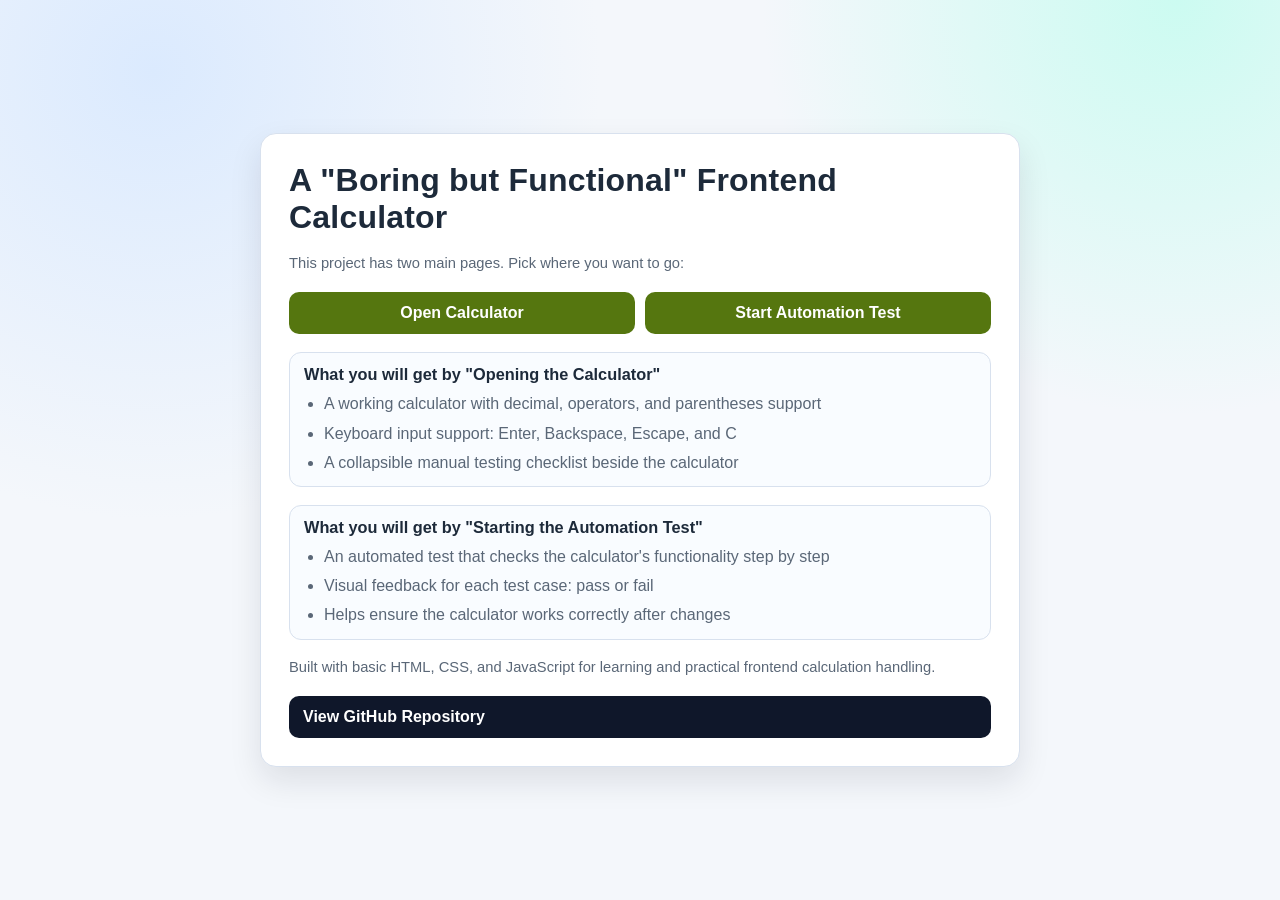
<file: docs/index.html>
<!DOCTYPE html>
<html lang="en">

<head>
    <meta charset="utf-8" />
    <meta name="viewport" content="width=device-width, initial-scale=1" />
    <title>Frontend Calculator</title>
    <style>
        :root {
            --bg: #f4f7fb;
            --panel: #ffffff;
            --ink: #1d2a3a;
            --muted: #5a6777;
            --line: #d8e1ee;
            --primary: #55760f;
            --primary-2: #0b3f5f;
        }

        * {
            box-sizing: border-box;
        }

        body {
            margin: 0;
            font-family: "Segoe UI", "Trebuchet MS", Verdana, sans-serif;
            color: var(--ink);
            background:
                radial-gradient(circle at 12% 8%, #dbeafe 0%, transparent 32%),
                radial-gradient(circle at 92% 0%, #ccfbf1 0%, transparent 28%),
                var(--bg);
            min-height: 100vh;
            display: grid;
            place-items: center;
            padding: 18px;
        }

        .card {
            width: min(760px, 100%);
            background: var(--panel);
            border: 1px solid var(--line);
            border-radius: 16px;
            box-shadow: 0 14px 32px rgba(15, 23, 42, 0.1);
            padding: clamp(18px, 3vw, 28px);
        }

        h1 {
            margin: 0 0 8px;
            font-size: clamp(1.3rem, 3vw, 2rem);
            letter-spacing: 0.2px;
        }

        p {
            margin: 0;
            color: var(--muted);
            line-height: 1.5;
        }

        .links {
            margin-top: 18px;
            display: grid;
            gap: 10px;
        }

        .primary-links {
            grid-template-columns: repeat(2, minmax(0, 1fr));
        }

        .primary-links .link-btn {
            width: 100%;
            text-align: center;
        }

        .link-btn {
            display: inline-block;
            text-decoration: none;
            background: var(--primary);
            color: #ffffff;
            padding: 12px 14px;
            border-radius: 10px;
            font-weight: 700;
            transition: background-color 0.2s ease;
        }

        .link-btn:hover,
        .link-btn:focus-visible {
            background: var(--primary-2);
        }

        .link-alt {
            background: #0f172a;
        }

        .benefits {
            margin-top: 18px;
            border: 1px solid var(--line);
            border-radius: 12px;
            background: #f9fcff;
            padding: 12px 14px;
        }

        .benefits h2 {
            margin: 0 0 8px;
            font-size: 1.02rem;
            color: var(--ink);
        }

        .benefits ul {
            margin: 0;
            padding-left: 20px;
            color: var(--muted);
            line-height: 1.45;
        }

        .benefits li+li {
            margin-top: 6px;
        }

        .note {
            margin-top: 16px;
            font-size: 0.92rem;
        }
    </style>
</head>

<body>
    <main class="card">
        <h1>A "Boring but Functional" Frontend Calculator</h1>

        <p class="note">This project has two main pages. Pick where you want to go:</p>

        <div class="links primary-links">
            <a class="link-btn" href="./calculator.html">Open Calculator</a>
            <a class="link-btn" href="./availability_and_math_correct_test.html">Start Automation Test</a>
        </div>


        <section class="benefits" aria-label="What you will get">
            <h2>What you will get by "Opening the Calculator"</h2>
            <ul>
                <li>A working calculator with decimal, operators, and parentheses support</li>
                <li>Keyboard input support: Enter, Backspace, Escape, and C</li>
                <li>A collapsible manual testing checklist beside the calculator</li>
            </ul>
        </section>
        <section class="benefits" aria-label="What you will get">
            <h2>What you will get by "Starting the Automation Test"</h2>
            <ul>
                <li>An automated test that checks the calculator's functionality step by step</li>
                <li>Visual feedback for each test case: pass or fail</li>
                <li>Helps ensure the calculator works correctly after changes</li>
            </ul>
        </section>

        <p class="note">Built with basic HTML, CSS, and JavaScript for learning and practical frontend calculation
            handling.</p>
        <div class="links">
            <a class="link-btn link-alt" href="https://github.com/noa-jou/Frontend-Calculator">View GitHub
                Repository</a>
        </div>
    </main>
</body>

</html>
</file>
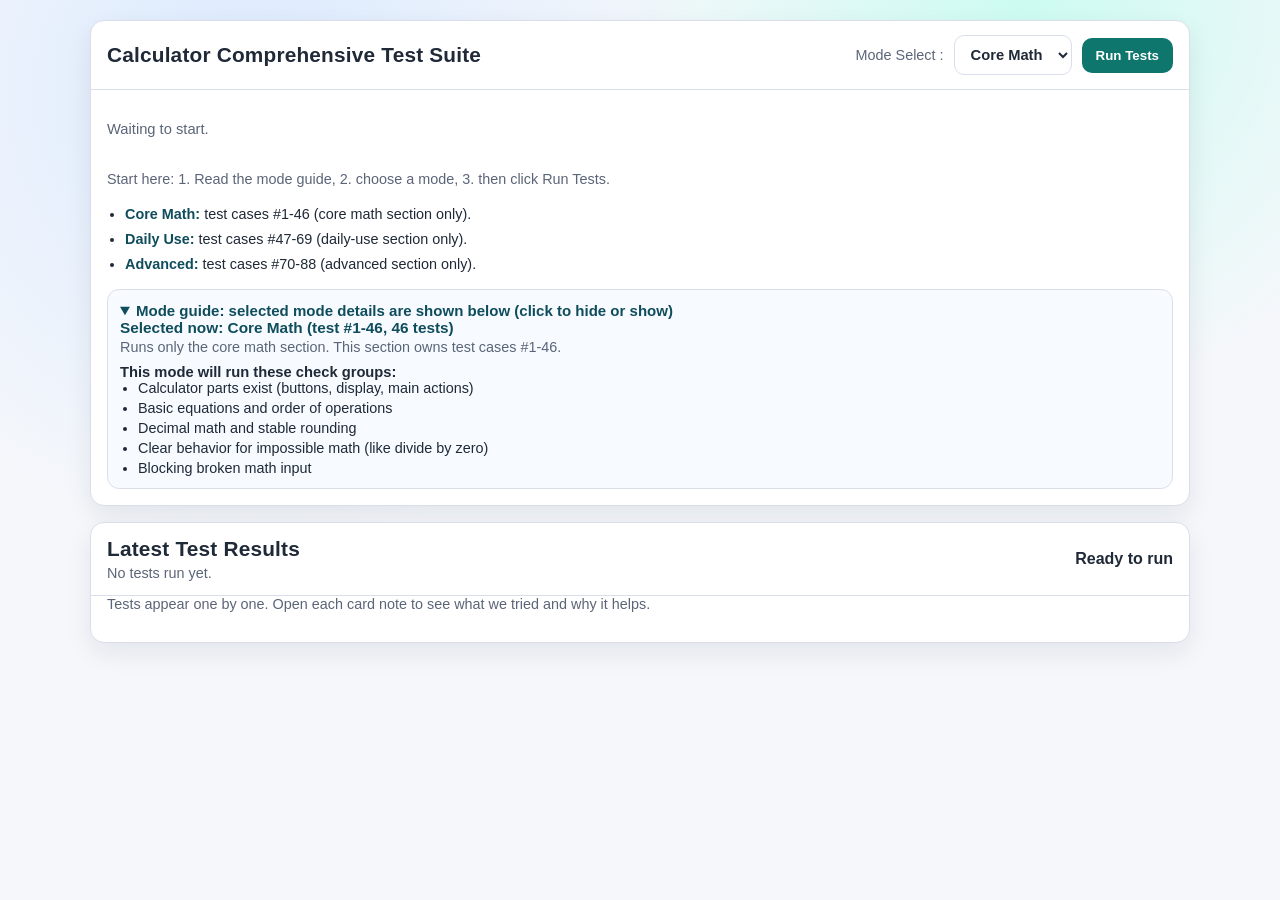
<file: docs/availability_and_math_correct_test.html>
<!DOCTYPE html>
<html lang="en">

<head>
    <meta charset="utf-8" />
    <meta name="viewport" content="width=device-width, initial-scale=1" />
    <title>Calculator Comprehensive Test Suite - Project Review Regression</title>
    <link rel="stylesheet" href="./style2.css" />
</head>

<body>
    <main class="layout">
        <!-- Panel 1: choose a mode and preview what that mode runs. -->
        <section class="panel">
            <div class="panel-head">
                <div>
                    <h1>Calculator Comprehensive Test Suite</h1>
                </div>
                <div class="head-actions">
                    <label class="small" for="modeSelect">Mode Select :</label>
                    <select id="modeSelect" class="mode-select" aria-label="Choose test mode">
                        <option value="math" selected>Core Math</option>
                        <option value="practical">Daily Use</option>
                        <option value="full">Advanced</option>
                    </select>
                    <button id="runBtn" type="button">Run Tests</button>
                </div>
            </div>
            <div class="content">
                <p id="status" class="status">Waiting to start.</p>
                <p class="mode-guide-copy">Start here: 1. Read the mode guide, 2. choose a mode, 3. then click
                    Run Tests.</p>
                <ul class="mode-compare-list">
                    <li><strong>Core Math:</strong> test cases #1-46 (core math section only).</li>
                    <li><strong>Daily Use:</strong> test cases #47-69 (daily-use section only).</li>
                    <li><strong>Advanced:</strong> test cases #70-88 (advanced section only).</li>
                </ul>
                <section class="mode-guide" aria-live="polite" aria-label="Mode explanation">
                    <details id="modeGuideDetails" class="mode-guide-details" open>
                        <summary id="modeGuideSummary" class="mode-guide-summary">Mode guide: selected mode details
                            are shown below (click to hide or show)</summary>
                        <p id="modeGuideTitle" class="mode-guide-title">Selected now: Core Math</p>
                        <p id="modeGuideCopy" class="mode-guide-copy">Runs only the core math section. This section owns test
                            cases #1-46.</p>
                        <p class="mode-guide-subtitle">This mode will run these check groups:</p>
                        <ul id="modeGuideList" class="mode-guide-list"></ul>
                    </details>
                </section>
            </div>
        </section>

        <!-- Panel 2: every run is saved here as its own collapsible report. -->
        <section class="panel">
            <div class="panel-head">
                <div>
                    <h1>Latest Test Results</h1>
                    <div class="category-summary" id="categorySummary">No tests run yet.</div>
                </div>
                <div id="summary" class="summary">—</div>
            </div>
            <div class="content" style="padding-top: 0;">
                <p class="legend">Tests appear one by one. Open each card note to see what we tried and why it helps.
                </p>
                <div id="reportsHistory" class="reports-history"></div>
            </div>
        </section>
    </main>

    <!-- Hidden iframe to access calculator functions -->

    <iframe id="calcFrame" src="./calculator.html" style="display:none;" title="Calculator under test"></iframe>

    <!-- Test runner script: drives calculator.html inside the iframe and renders live test cards. -->
    <script src="./app2.js"></script>
</body>

</html>
</file>
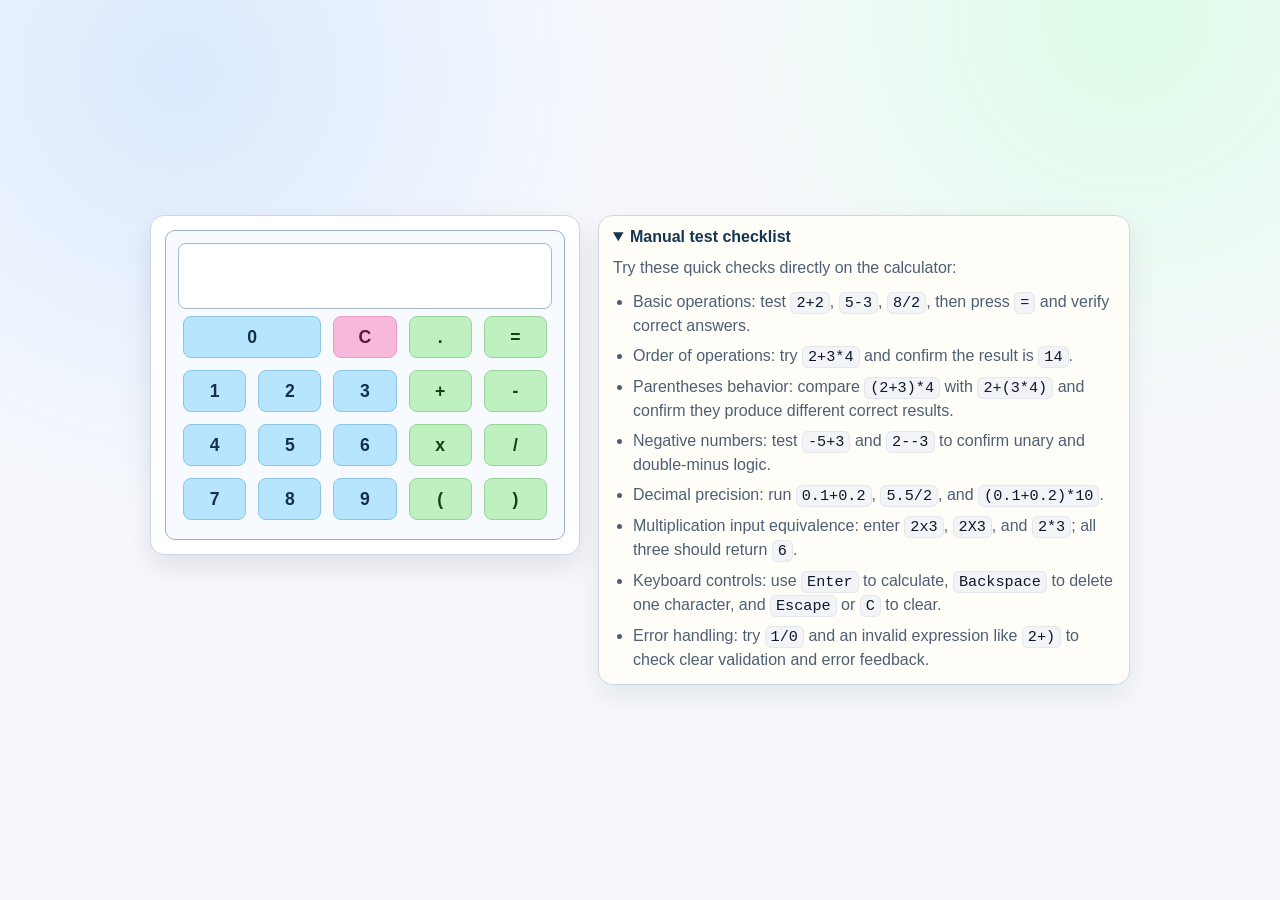
<file: docs/calculator.html>
<!DOCTYPE html>
<html lang="en">

<head>
    <meta charset="utf-8" />
    <meta name="viewport" content="width=device-width, initial-scale=1" />
    <title>Calculator</title>
    <link rel="stylesheet" href="./style.css" />
</head>

<body>
    <main class="calculator-page">
        <section class="calculator-wrapper" aria-label="Calculator">
            <table class="calculator">
                <tbody>
                    <tr>
                        <td colspan="5" class="screen">
                            <output id="input" aria-label="Calculation result" aria-live="polite"></output>
                        </td>
                    </tr>
                    <tr>
                        <td colspan="2"><button onclick="inputText('0');" aria-label="Number zero">0</button></td>
                        <td><button class="btn-control" onclick="clearText();" aria-label="Clear display">C</button></td>
                        <td><button class="btn-dot" onclick="inputText('.');" aria-label="Decimal point">.</button></td>
                        <td><button class="btn-equals" onclick="calculate();" aria-label="Calculate result">=</button></td>
                    </tr>
                    <tr>
                        <td><button onclick="inputText('1');" aria-label="Number one">1</button></td>
                        <td><button onclick="inputText('2');" aria-label="Number two">2</button></td>
                        <td><button onclick="inputText('3');" aria-label="Number three">3</button></td>
                        <td><button class="btn-operator" onclick="inputText('+');" aria-label="Addition operator">+</button>
                        </td>
                        <td><button class="btn-operator" onclick="inputText('-');"
                                aria-label="Subtraction operator">-</button></td>
                    </tr>
                    <tr>
                        <td><button onclick="inputText('4');" aria-label="Number four">4</button></td>
                        <td><button onclick="inputText('5');" aria-label="Number five">5</button></td>
                        <td><button onclick="inputText('6');" aria-label="Number six">6</button></td>
                        <td><button class="btn-multiply" onclick="inputText('x');"
                                aria-label="Multiplication operator">x</button></td>
                        <td><button class="btn-divide" onclick="inputText('/');" aria-label="Division operator">/</button>
                        </td>

                    </tr>
                    <tr>
                        <td><button onclick="inputText('7');" aria-label="Number seven">7</button></td>
                        <td><button onclick="inputText('8');" aria-label="Number eight">8</button></td>
                        <td><button onclick="inputText('9');" aria-label="Number nine">9</button></td>
                        <td><button class="btn-parenthesis" onclick="inputText('(');"
                                aria-label="Opening parenthesis">(</button>
                        </td>
                        <td><button class="btn-parenthesis" onclick="inputText(')');"
                                aria-label="Closing parenthesis">)</button>
                        </td>
                    </tr>
                    <tr>
                    </tr>
                </tbody>
            </table>
        </section>

        <aside class="manual-tests-panel" aria-label="Manual testing checklist">
            <details class="manual-tests" open>
                <summary>Manual test checklist</summary>
                <p>Try these quick checks directly on the calculator:</p>
                <ul>
                    <li>Basic operations: test <code>2+2</code>, <code>5-3</code>, <code>8/2</code>, then press <code>=</code> and verify correct answers.</li>
                    <li>Order of operations: try <code>2+3*4</code> and confirm the result is <code>14</code>.</li>
                    <li>Parentheses behavior: compare <code>(2+3)*4</code> with <code>2+(3*4)</code> and confirm they produce different correct results.</li>
                    <li>Negative numbers: test <code>-5+3</code> and <code>2--3</code> to confirm unary and double-minus logic.</li>
                    <li>Decimal precision: run <code>0.1+0.2</code>, <code>5.5/2</code>, and <code>(0.1+0.2)*10</code>.</li>
                    <li>Multiplication input equivalence: enter <code>2x3</code>, <code>2X3</code>, and <code>2*3</code>; all three should return <code>6</code>.</li>
                    <li>Keyboard controls: use <code>Enter</code> to calculate, <code>Backspace</code> to delete one character, and <code>Escape</code> or <code>C</code> to clear.</li>
                    <li>Error handling: try <code>1/0</code> and an invalid expression like <code>2+)</code> to check clear validation and error feedback.</li>
                </ul>
            </details>
        </aside>
    </main>
    <script src="./app.js"></script>
</body>

</html>
</file>
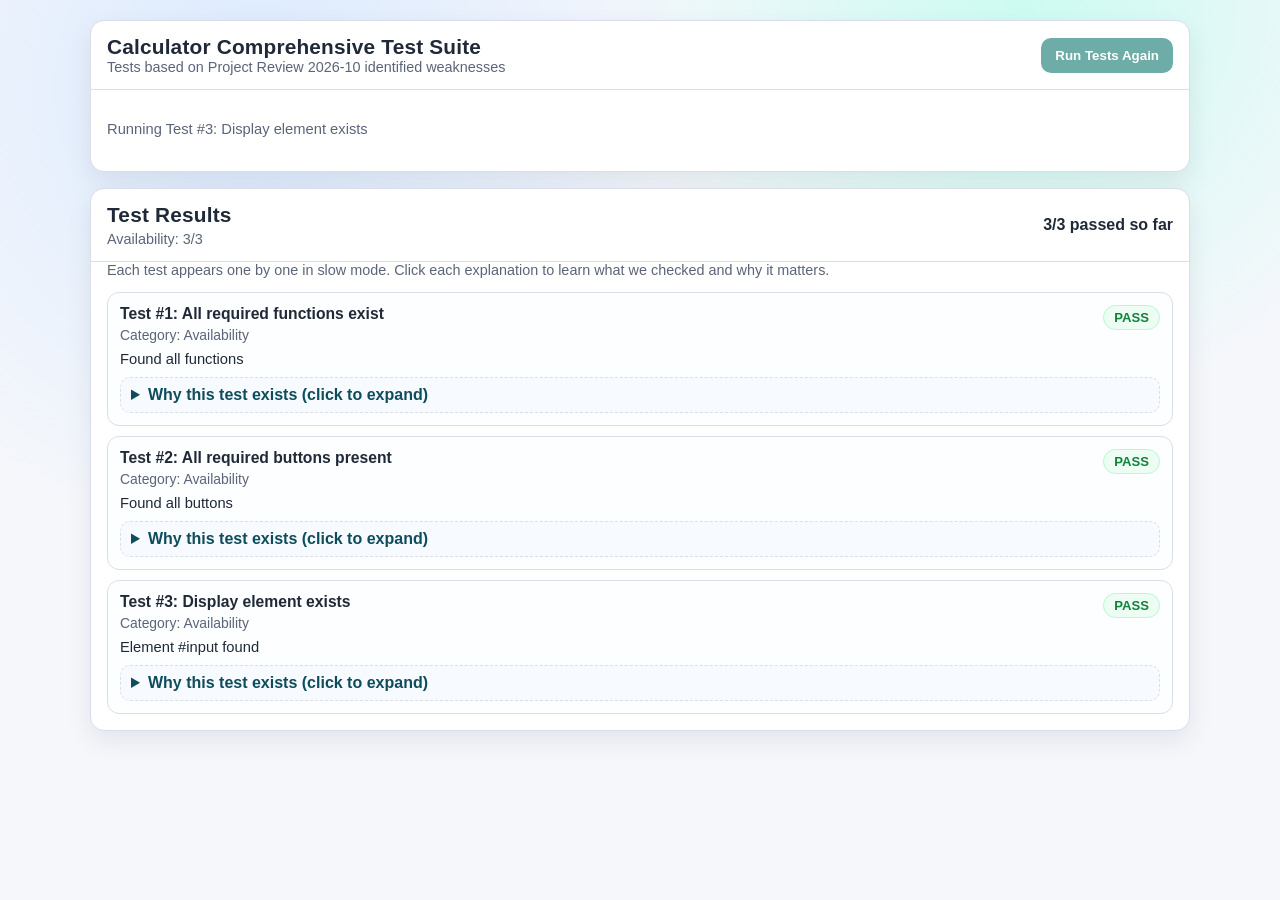
<file: new_version/availability_and_math_correct_test.html>
<!DOCTYPE html>
<html lang="en">
<head>
    <meta charset="utf-8" />
    <meta name="viewport" content="width=device-width, initial-scale=1" />
    <title>Calculator Comprehensive Test Suite - Project Review Regression</title>
    <style>
        :root {
            color-scheme: light;
            --bg: #f5f7fb;
            --panel: #ffffff;
            --ink: #1f2937;
            --muted: #5b6578;
            --ok: #15803d;
            --bad: #b91c1c;
            --accent: #0f766e;
            --line: #d9deea;
        }

        * {
            box-sizing: border-box;
        }

        body {
            margin: 0;
            font-family: "Segoe UI", "Trebuchet MS", Verdana, sans-serif;
            color: var(--ink);
            background:
                radial-gradient(circle at 20% 10%, #dbeafe 0%, transparent 35%),
                radial-gradient(circle at 80% 0%, #ccfbf1 0%, transparent 30%),
                var(--bg);
            min-height: 100vh;
            padding: 20px;
        }

        .layout {
            max-width: 1100px;
            margin: 0 auto;
            display: grid;
            grid-template-columns: 1fr;
            gap: 16px;
        }

        .panel {
            background: var(--panel);
            border: 1px solid var(--line);
            border-radius: 14px;
            box-shadow: 0 10px 26px rgba(16, 24, 40, 0.08);
            overflow: hidden;
        }

        .panel-head {
            padding: 14px 16px;
            border-bottom: 1px solid var(--line);
            display: flex;
            gap: 10px;
            align-items: center;
            justify-content: space-between;
            flex-wrap: wrap;
        }

        h1 {
            margin: 0;
            font-size: clamp(1rem, 2.1vw, 1.3rem);
            letter-spacing: 0.2px;
        }

        h2 {
            margin: 0;
            font-size: 0.95rem;
            font-weight: 600;
            color: var(--muted);
            text-transform: uppercase;
            letter-spacing: 0.5px;
        }

        .head-actions {
            display: flex;
            align-items: center;
            gap: 10px;
            flex-wrap: wrap;
        }

        button {
            border: 0;
            border-radius: 10px;
            padding: 10px 14px;
            font-weight: 600;
            background: var(--accent);
            color: #fff;
            cursor: pointer;
        }

        button:disabled {
            opacity: 0.6;
            cursor: not-allowed;
        }

        .status {
            font-size: 0.92rem;
            color: var(--muted);
            min-height: 20px;
        }

        .content {
            padding: 16px;
            display: grid;
            gap: 14px;
        }

        iframe {
            display: none;
        }

        .result-list {
            list-style: none;
            margin: 0;
            padding: 0;
            display: grid;
            gap: 10px;
        }

        .result-item {
            border: 1px solid var(--line);
            border-radius: 12px;
            background: #fcfeff;
            padding: 12px;
        }

        .result-top {
            display: flex;
            gap: 10px;
            justify-content: space-between;
            align-items: flex-start;
            flex-wrap: wrap;
        }

        .result-title {
            margin: 0;
            font-size: 0.98rem;
            font-weight: 700;
        }

        .result-category {
            margin: 4px 0 0;
            font-size: 0.87rem;
            color: var(--muted);
        }

        .result-badge {
            border-radius: 999px;
            padding: 4px 10px;
            font-size: 0.82rem;
            font-weight: 700;
            border: 1px solid transparent;
        }

        .result-badge-pass {
            color: var(--ok);
            background: #ecfdf3;
            border-color: #bbf7d0;
        }

        .result-badge-fail {
            color: var(--bad);
            background: #fff1f2;
            border-color: #fecdd3;
        }

        .result-details {
            margin: 8px 0 0;
            font-size: 0.92rem;
        }

        .result-explain {
            margin-top: 10px;
            border: 1px dashed var(--line);
            border-radius: 10px;
            padding: 8px 10px;
            background: #f7fbff;
        }

        .result-explain summary {
            cursor: pointer;
            color: #0f4c5c;
            font-weight: 700;
        }

        .result-explain p {
            margin: 8px 0 0;
            font-size: 0.9rem;
            line-height: 1.45;
        }

        .legend {
            margin: 0;
            color: var(--muted);
            font-size: 0.9rem;
        }

        .pass {
            color: var(--ok);
            font-weight: 700;
        }

        .fail {
            color: var(--bad);
            font-weight: 700;
        }

        .summary {
            font-weight: 700;
        }

        .category-summary {
            font-size: 0.9rem;
            color: var(--muted);
            margin-top: 4px;
        }

        .small {
            color: var(--muted);
            font-size: 0.9rem;
        }

        @media (max-width: 700px) {
            body {
                padding: 12px;
            }

            .result-item {
                padding: 10px;
            }

            .result-title {
                font-size: 0.94rem;
            }
        }
    </style>
</head>
<body>
    <main class="layout">
        <section class="panel">
            <div class="panel-head">
                <div>
                    <h1>Calculator Comprehensive Test Suite</h1>
                    <div class="small">Tests based on Project Review 2026-10 identified weaknesses</div>
                </div>
                <div class="head-actions">
                    <button id="runBtn" type="button">Run Tests Again</button>
                </div>
            </div>
            <div class="content">
                <p id="status" class="status">Preparing tests...</p>
            </div>
        </section>

        <section class="panel">
            <div class="panel-head">
                <div>
                    <h1>Test Results</h1>
                    <div class="category-summary" id="categorySummary">No tests run yet.</div>
                </div>
                <div id="summary" class="summary">—</div>
            </div>
            <div class="content" style="padding-top: 0;">
                <p class="legend">Each test appears one by one in slow mode. Click each explanation to learn what we checked and why it matters.</p>
                <ol id="resultsList" class="result-list"></ol>
            </div>
        </section>
    </main>

    <!-- Hidden iframe to access calculator functions -->

    <iframe id="calcFrame" src="./calculator.html" style="display:none;" title="Calculator under test"></iframe>

    <script>
        var frame = document.getElementById('calcFrame');
        var runBtn = document.getElementById('runBtn');
        var statusEl = document.getElementById('status');
        var summaryEl = document.getElementById('summary');
        var categorySummaryEl = document.getElementById('categorySummary');
        var resultsList = document.getElementById('resultsList');

        // Tolerance for floating-point comparisons
        var FLOAT_TOLERANCE = 1e-10;
        var TEST_STEP_DELAY_MS = 260;
        var CATEGORY_STEP_DELAY_MS = 420;

        function floatEqual(a, b, tolerance) {
            tolerance = tolerance || FLOAT_TOLERANCE;
            return Math.abs(a - b) < tolerance;
        }

        function waitForFrameReady() {
            return new Promise(function (resolve, reject) {
                var done = false;
                var timeoutId = null;
                var pollId = null;

                function cleanup() {
                    if (pollId) clearInterval(pollId);
                    if (timeoutId) clearTimeout(timeoutId);
                    frame.removeEventListener('load', onLoad);
                }

                function tryReady() {
                    if (done) return;
                    var win = frame.contentWindow;
                    var doc = frame.contentDocument;
                    if (win && doc && doc.readyState === 'complete' && doc.getElementById('input')) {
                        done = true;
                        cleanup();
                        resolve();
                    }
                }

                function onLoad() {
                    tryReady();
                }

                frame.addEventListener('load', onLoad);
                pollId = setInterval(tryReady, 100);
                timeoutId = setTimeout(function () {
                    if (done) return;
                    done = true;
                    cleanup();
                    reject(new Error('Timed out while loading calculator iframe.'));
                }, 8000);

                tryReady();
            });
        }

        function getCalcContext() {
            var win = frame.contentWindow;
            var doc = frame.contentDocument;
            if (!win || !doc) throw new Error('Cannot access iframe window/document.');
            return { win: win, doc: doc };
        }

        function findButton(doc, label) {
            var buttons = doc.querySelectorAll('button');
            for (var i = 0; i < buttons.length; i++) {
                if ((buttons[i].textContent || '').trim() === label) return buttons[i];
            }
            return null;
        }

        function clickButton(doc, label) {
            var button = findButton(doc, label);
            if (!button) throw new Error('Button not found: ' + label);
            button.click();
        }

        function clearDisplay(ctx) {
            clickButton(ctx.doc, 'C');
        }

        function typeExpressionByButtons(ctx, expression) {
            var expr = String(expression || '').replace(/\s+/g, '');
            for (var i = 0; i < expr.length; i++) {
                clickButton(ctx.doc, expr[i]);
            }
        }

        function getDisplayText(doc) {
            var el = doc.getElementById('input');
            return ((el && el.textContent) || '').trim();
        }

        function installAlertSpy(ctx) {
            if (!ctx.win.__calcAlertSpy) {
                var alerts = [];
                var originalAlert = ctx.win.alert;
                ctx.win.alert = function (message) {
                    alerts.push(String(message));
                };
                ctx.win.__calcAlertSpy = { alerts: alerts, originalAlert: originalAlert };
            }
            return ctx.win.__calcAlertSpy;
        }

        function resetCapturedAlerts(ctx) {
            var spy = installAlertSpy(ctx);
            spy.alerts.length = 0;
            return spy;
        }

        function takeCapturedAlerts(ctx) {
            var spy = installAlertSpy(ctx);
            var copy = spy.alerts.slice();
            spy.alerts.length = 0;
            return copy;
        }

        function pause(ms) {
            return new Promise(function (resolve) {
                setTimeout(resolve, ms);
            });
        }

        function getFriendlyExplanation(result) {
            if (result && result.why && result.what) {
                return { what: result.what, why: result.why };
            }

            var category = result.category || '';

            if (category === 'Availability') {
                return {
                    what: 'We check that important calculator parts (buttons, display, and main functions) exist before doing math tests.',
                    why: 'If these building blocks are missing, users cannot even start using the calculator.'
                };
            }

            if (category === 'HTML Structure') {
                return {
                    what: 'We check page basics like title, language, and output element so the page is understandable to browsers.',
                    why: 'Good structure helps the calculator work better on phones, browsers, and assistive tools.'
                };
            }

            if (category === 'Accessibility') {
                return {
                    what: 'We check keyboard support and labels so users can understand and control the calculator in different ways.',
                    why: 'A calculator should be usable by everyone, including users who do not use a mouse.'
                };
            }

            if (category === 'Basic Math') {
                return {
                    what: 'We solve regular equations and compare with known correct answers.',
                    why: 'This proves the calculator gets everyday arithmetic, signs, precedence, and parentheses right.'
                };
            }

            if (category === 'Real-Life Stories') {
                return {
                    what: 'We turn small real-world stories (shopping, sharing, measuring) into equations and test the result.',
                    why: 'People use calculators for real tasks, so story-style checks make sure the tool helps in daily life.'
                };
            }

            if (category === 'Decimal Precision') {
                return {
                    what: 'We test decimal calculations with tiny values where floating-point mistakes often show up.',
                    why: 'Money, distance, and science values use decimals, so stable decimal behavior is important.'
                };
            }

            if (category === 'Floating-Point Edge Cases') {
                return {
                    what: 'We stress the calculator with tricky number combinations that computers often round strangely.',
                    why: 'These tests help catch hidden math surprises before users do.'
                };
            }

            if (category === 'Error Handling') {
                return {
                    what: 'We enter impossible math (like divide by zero) and confirm the calculator responds safely.',
                    why: 'A safe error message is better than showing confusing results like Infinity or broken output.'
                };
            }

            if (category === 'Input Validation') {
                return {
                    what: 'We type malformed expressions to verify the calculator blocks invalid math input.',
                    why: 'Rejecting broken input protects users from misleading answers and confusion.'
                };
            }

            if (category === 'Keyboard Input') {
                return {
                    what: 'We simulate key presses to ensure keyboard control matches button-click behavior.',
                    why: 'Many users type quickly on keyboards, so key support must be dependable.'
                };
            }

            return {
                what: 'We run this check to verify a specific calculator behavior.',
                why: 'Each test reduces the chance of hidden bugs.'
            };
        }

        function renderResult(result, index) {
            var explanation = getFriendlyExplanation(result);

            var item = document.createElement('li');
            item.className = 'result-item';

            var top = document.createElement('div');
            top.className = 'result-top';

            var titleWrap = document.createElement('div');

            var title = document.createElement('p');
            title.className = 'result-title';
            title.textContent = 'Test #' + index + ': ' + result.name;

            var category = document.createElement('p');
            category.className = 'result-category';
            category.textContent = 'Category: ' + (result.category || 'General');

            titleWrap.appendChild(title);
            titleWrap.appendChild(category);

            var badge = document.createElement('span');
            badge.className = 'result-badge ' + (result.pass ? 'result-badge-pass' : 'result-badge-fail');
            badge.textContent = result.pass ? 'PASS' : 'FAIL';

            top.appendChild(titleWrap);
            top.appendChild(badge);

            var detailsText = document.createElement('p');
            detailsText.className = 'result-details';
            detailsText.textContent = result.details;

            var explain = document.createElement('details');
            explain.className = 'result-explain';
            if (!result.pass) {
                explain.open = true;
            }

            var explainTitle = document.createElement('summary');
            explainTitle.textContent = 'Why this test exists (click to expand)';

            var what = document.createElement('p');
            what.textContent = 'What we checked: ' + explanation.what;

            var why = document.createElement('p');
            why.textContent = 'Why this matters: ' + explanation.why;

            explain.appendChild(explainTitle);
            explain.appendChild(what);
            explain.appendChild(why);

            item.appendChild(top);
            item.appendChild(detailsText);
            item.appendChild(explain);

            resultsList.appendChild(item);
        }

        function getCategorySummary(results, elapsedMs) {
            var byCategory = {};

            for (var i = 0; i < results.length; i++) {
                var catName = results[i].category || 'Unknown';
                if (!byCategory[catName]) {
                    byCategory[catName] = { pass: 0, total: 0 };
                }
                byCategory[catName].total++;
                if (results[i].pass) {
                    byCategory[catName].pass++;
                }
            }

            var categoryLines = [];
            for (var name in byCategory) {
                var cat = byCategory[name];
                categoryLines.push(name + ': ' + cat.pass + '/' + cat.total);
            }

            if (typeof elapsedMs === 'number') {
                categoryLines.push('Completed in ' + elapsedMs + 'ms');
            }

            return categoryLines.join('  •  ');
        }

        // Test Categories

        function runAvailabilityTests() {
            var results = [];
            try {
                var ctx = getCalcContext();
                var requiredFunctions = ['inputText', 'clearText', 'calculate', 'evaluateExpression', 'formatResult'];
                var missingFunctions = [];
                for (var i = 0; i < requiredFunctions.length; i++) {
                    if (typeof ctx.win[requiredFunctions[i]] !== 'function') {
                        missingFunctions.push(requiredFunctions[i]);
                    }
                }

                var requiredButtons = ['0', '1', '2', '3', '4', '5', '6', '7', '8', '9', '+', '-', '*', '/', '(', ')', '.', 'C', '='];
                var missingButtons = [];
                for (var j = 0; j < requiredButtons.length; j++) {
                    if (!findButton(ctx.doc, requiredButtons[j])) {
                        missingButtons.push(requiredButtons[j]);
                    }
                }

                var displayExists = !!ctx.doc.getElementById('input');
                var pass = displayExists && missingFunctions.length === 0 && missingButtons.length === 0;

                results.push({
                    category: 'Availability',
                    name: 'All required functions exist',
                    pass: missingFunctions.length === 0,
                    details: missingFunctions.length === 0 ? 'Found all functions' : 'Missing: ' + missingFunctions.join(', ')
                });

                results.push({
                    category: 'Availability',
                    name: 'All required buttons present',
                    pass: missingButtons.length === 0,
                    details: missingButtons.length === 0 ? 'Found all buttons' : 'Missing: ' + missingButtons.join(', ')
                });

                results.push({
                    category: 'Availability',
                    name: 'Display element exists',
                    pass: displayExists,
                    details: displayExists ? 'Element #input found' : 'Element #input missing'
                });
            } catch (error) {
                results.push({
                    category: 'Availability',
                    name: 'Setup error',
                    pass: false,
                    details: error.message
                });
            }
            return results;
        }

        function runBasicMathTests() {
            var results = [];
            var testCases = [
                { expr: '2+2', expected: 4, name: '2 + 2' },
                { expr: '5-3', expected: 2, name: '5 - 3' },
                { expr: '3*4', expected: 12, name: '3 × 4' },
                { expr: '8/2', expected: 4, name: '8 ÷ 2' },
                { expr: '2+3*4', expected: 14, name: 'Precedence: 2 + 3 × 4' },
                { expr: '10-2*3', expected: 4, name: 'Precedence: 10 - 2 × 3' },
                { expr: '6/2*3', expected: 9, name: 'Left-to-right: 6 ÷ 2 × 3' },
                { expr: '2*-3', expected: -6, name: 'Negative operand: 2 × -3' },
                { expr: '2--3', expected: 5, name: 'Double minus: 2 - -3' },
                { expr: '-5+3', expected: -2, name: 'Leading negative: -5 + 3' },
                { expr: '(2+3)*4', expected: 20, name: 'Parentheses: (2 + 3) × 4' },
                { expr: '2*(3+4)', expected: 14, name: 'Parentheses: 2 × (3 + 4)' },
                { expr: '(2+3)*(4-1)', expected: 15, name: 'Parentheses: (2 + 3) × (4 - 1)' },
                { expr: '2*(-3+5)', expected: 4, name: 'Parentheses with negative: 2 × (-3 + 5)' },
                { expr: '-(2+3)', expected: -5, name: 'Unary before parentheses: -(2 + 3)' },
                { expr: '(-2)*(-8)', expected: 16, name: 'Both negative groups: (-2) × (-8)' },
                { expr: '((2+3)*4)-5', expected: 15, name: 'Nested parentheses: ((2 + 3) × 4) - 5' },
                { expr: '2*(3+(4*(5-2)))', expected: 30, name: 'Deep nesting: 2 × (3 + (4 × (5 - 2)))' },
                { expr: '(0.5+0.25)/(0.5-0.25)', expected: 3, name: 'Fraction relation: (0.5 + 0.25) ÷ (0.5 - 0.25)' },
                { expr: '((12.5-2.5)/2)*(3+1)', expected: 20, name: 'Mixed decimal nesting: ((12.5 - 2.5) ÷ 2) × (3 + 1)' }
            ];

            for (var i = 0; i < testCases.length; i++) {
                var tc = testCases[i];
                try {
                    var ctx = getCalcContext();
                    resetCapturedAlerts(ctx);
                    clearDisplay(ctx);
                    typeExpressionByButtons(ctx, tc.expr);
                    clickButton(ctx.doc, '=');
                    var alerts = takeCapturedAlerts(ctx);
                    var actualText = getDisplayText(ctx.doc);
                    var actualNumber = parseFloat(actualText);
                    var tolerance = tc.tolerance || FLOAT_TOLERANCE;
                    var pass = alerts.length === 0 && !isNaN(actualNumber) && floatEqual(actualNumber, tc.expected, tolerance);

                    var details;
                    if (pass) {
                        details = tc.expr + ' = ' + actualText;
                    } else if (alerts.length > 0) {
                        details = 'Unexpected alert: ' + alerts[0];
                    } else {
                        details = 'Expected ' + tc.expected + ', got ' + actualText;
                    }

                    results.push({
                        category: 'Basic Math',
                        name: tc.name,
                        pass: pass,
                        details: details
                    });
                } catch (error) {
                    results.push({
                        category: 'Basic Math',
                        name: tc.name,
                        pass: false,
                        details: error.message
                    });
                }
            }
            return results;
        }

        function runStoryProblemTests() {
            var results = [];
            var testCases = [
                {
                    expr: '(3*2)+1',
                    expected: 7,
                    name: 'Snack shop story: 3 snacks at 2 each, then +1 drink',
                    what: 'We turn a short shopping story into a math expression and verify the total.',
                    why: 'People often use calculators for prices and totals in real life.'
                },
                {
                    expr: '(24+18)/6',
                    expected: 7,
                    name: 'Sharing story: split 24 and 18 candies among 6 kids',
                    what: 'We test grouping and division in a sharing scenario.',
                    why: 'Fair sharing problems are common and must be calculated correctly.'
                },
                {
                    expr: '(50-12.5)+7.5',
                    expected: 45,
                    name: 'Allowance story: start 50, spend 12.5, receive 7.5',
                    what: 'We combine subtraction and addition with decimals like money.',
                    why: 'Many users trust calculators for budgeting and savings updates.'
                },
                {
                    expr: '(8+2)*3',
                    expected: 30,
                    name: 'Measurement story: (8 + 2) groups repeated 3 times',
                    what: 'We check that parentheses are solved before multiplication in a repeated-group story.',
                    why: 'Order of operations is essential for word-problem style calculations.'
                }
            ];

            for (var i = 0; i < testCases.length; i++) {
                var tc = testCases[i];
                try {
                    var ctx = getCalcContext();
                    resetCapturedAlerts(ctx);
                    clearDisplay(ctx);
                    typeExpressionByButtons(ctx, tc.expr);
                    clickButton(ctx.doc, '=');
                    var alerts = takeCapturedAlerts(ctx);

                    var actual = parseFloat(getDisplayText(ctx.doc));
                    var pass = alerts.length === 0 && floatEqual(actual, tc.expected, 1e-10);

                    var details;
                    if (pass) {
                        details = tc.expr + ' = ' + actual;
                    } else if (alerts.length > 0) {
                        details = 'Unexpected alert: ' + alerts[0];
                    } else {
                        details = 'Expected ' + tc.expected + ', got ' + actual;
                    }

                    results.push({
                        category: 'Real-Life Stories',
                        name: tc.name,
                        pass: pass,
                        details: details,
                        what: tc.what,
                        why: tc.why
                    });
                } catch (error) {
                    results.push({
                        category: 'Real-Life Stories',
                        name: tc.name,
                        pass: false,
                        details: error.message,
                        what: tc.what,
                        why: tc.why
                    });
                }
            }

            return results;
        }

        function runDecimalTests() {
            var results = [];
            var testCases = [
                { expr: '0.1+0.2', expected: 0.3, name: '0.1 + 0.2 (classic float bug)', tolerance: 1e-10 },
                { expr: '1.5*2', expected: 3, name: '1.5 × 2' },
                { expr: '5.5/2', expected: 2.75, name: '5.5 ÷ 2', tolerance: 1e-10 },
                { expr: '0.3*3', expected: 0.9, name: '0.3 × 3', tolerance: 1e-10 },
                { expr: '0.1+0.2+0.3', expected: 0.6, name: 'Decimal chain: 0.1 + 0.2 + 0.3', tolerance: 1e-10 },
                { expr: '(0.1+0.2)*10', expected: 3, name: 'Scaled decimal with parentheses: (0.1 + 0.2) × 10', tolerance: 1e-10 }
            ];

            for (var i = 0; i < testCases.length; i++) {
                var tc = testCases[i];
                try {
                    var ctx = getCalcContext();
                    resetCapturedAlerts(ctx);
                    clearDisplay(ctx);
                    typeExpressionByButtons(ctx, tc.expr);
                    clickButton(ctx.doc, '=');
                    var alerts = takeCapturedAlerts(ctx);
                    var actual = parseFloat(getDisplayText(ctx.doc));
                    var tol = tc.tolerance || FLOAT_TOLERANCE;
                    var pass = alerts.length === 0 && floatEqual(actual, tc.expected, tol);

                    var details;
                    if (pass) {
                        details = tc.expr + ' = ' + actual;
                    } else if (alerts.length > 0) {
                        details = 'Unexpected alert: ' + alerts[0];
                    } else {
                        details = 'Expected ≈ ' + tc.expected + ', got ' + actual;
                    }

                    results.push({
                        category: 'Decimal Precision',
                        name: tc.name,
                        pass: pass,
                        details: details
                    });
                } catch (error) {
                    results.push({
                        category: 'Decimal Precision',
                        name: tc.name,
                        pass: false,
                        details: error.message
                    });
                }
            }
            return results;
        }

        function runFloatPrecisionTests() {
            var results = [];
            // Tests from Project Review section 2 - Calculation correctness
            var testCases = [
                // 1/3*3 should be approximately 1, not 0.9999999999
                { expr: '1/3*3', expected: 1, name: '1 ÷ 3 × 3 (should be 1, not 0.999...)', tolerance: 1e-9 },
                // Very small number test: 0.0000001 * 0.1 + 1 should be ≈ 1.00000001, not 2
                { expr: '0.0000001*0.1+1', expected: 1.00000001, name: '0.0000001 × 0.1 + 1', tolerance: 1e-10 },
                { expr: '0.7-0.6', expected: 0.1, name: 'Tiny difference: 0.7 - 0.6', tolerance: 1e-10 },
                { expr: '(1/9)*9', expected: 1, name: 'Repeat fraction check: (1 ÷ 9) × 9', tolerance: 1e-9 }
            ];

            for (var i = 0; i < testCases.length; i++) {
                var tc = testCases[i];
                try {
                    var ctx = getCalcContext();
                    resetCapturedAlerts(ctx);
                    clearDisplay(ctx);
                    typeExpressionByButtons(ctx, tc.expr);
                    clickButton(ctx.doc, '=');
                    var alerts = takeCapturedAlerts(ctx);
                    var actual = parseFloat(getDisplayText(ctx.doc));
                    var tol = tc.tolerance || FLOAT_TOLERANCE;
                    var pass = alerts.length === 0 && floatEqual(actual, tc.expected, tol);

                    var details;
                    if (pass) {
                        details = 'Result ≈ ' + actual;
                    } else if (alerts.length > 0) {
                        details = 'Unexpected alert: ' + alerts[0];
                    } else {
                        details = 'Expected ≈ ' + tc.expected + ', got ' + actual;
                    }

                    results.push({
                        category: 'Floating-Point Edge Cases',
                        name: tc.name,
                        pass: pass,
                        details: details
                    });
                } catch (error) {
                    results.push({
                        category: 'Floating-Point Edge Cases',
                        name: tc.name,
                        pass: false,
                        details: error.message
                    });
                }
            }
            return results;
        }

        function runErrorHandlingTests() {
            var results = [];
            var testCases = [
                { expr: '1/0', name: 'Division by zero: 1 ÷ 0' },
                { expr: '0/0', name: 'Zero division by zero: 0 ÷ 0' },
                { expr: '1/0+2', name: 'Invalid chain: 1 ÷ 0 + 2' },
                { expr: '1/(2-2)', name: 'Hidden divide by zero: 1 ÷ (2 - 2)' },
                { expr: '(3+5)/(7-7)', name: 'Parentheses divide by zero: (3 + 5) ÷ (7 - 7)' }
            ];

            for (var i = 0; i < testCases.length; i++) {
                var tc = testCases[i];
                try {
                    var ctx = getCalcContext();
                    resetCapturedAlerts(ctx);

                    clearDisplay(ctx);
                    typeExpressionByButtons(ctx, tc.expr);
                    clickButton(ctx.doc, '=');

                    var alerts = takeCapturedAlerts(ctx);
                    var alertShown = alerts.length > 0;
                    var alertMsg = alertShown ? alerts[0] : '(no alert)';
                    var hasErrorKeyword = alertMsg.indexOf('divide') !== -1 || alertMsg.indexOf('error') !== -1 || alertMsg.indexOf('invalid') !== -1;
                    var pass = alertShown && hasErrorKeyword;

                    results.push({
                        category: 'Error Handling',
                        name: tc.name,
                        pass: pass,
                        details: pass ? 'Alert shown: ' + alertMsg : 'No clear error message for ' + tc.expr
                    });
                } catch (error) {
                    results.push({
                        category: 'Error Handling',
                        name: tc.name,
                        pass: false,
                        details: error.message
                    });
                }
            }
            return results;
        }

        function runInputValidationTests() {
            var results = [];
            var testCases = [
                { expr: '', name: 'Empty input', shouldError: true },
                { expr: '1..2', name: 'Double decimal point', shouldError: true },
                { expr: '2+', name: 'Trailing operator', shouldError: true },
                { expr: '+5', name: 'Leading plus operator' },
                { expr: '1+++2', name: 'Triple plus operator', shouldError: true },
                { expr: '2**3', name: 'Double multiplication', shouldError: true },
                { expr: '(2+3', name: 'Unclosed parenthesis', shouldError: true },
                { expr: '2+)', name: 'Closing parenthesis without opening', shouldError: true },
                { expr: '2+()', name: 'Empty parenthesis pair', shouldError: true },
                { expr: '2(3+4)', name: 'Missing operator before parenthesis', shouldError: true },
                { expr: '((2+3)', name: 'Double open parentheses not closed', shouldError: true },
                { expr: '2*/3', name: 'Mixed operator pair 2*/3', shouldError: true }
            ];

            for (var i = 0; i < testCases.length; i++) {
                var tc = testCases[i];
                try {
                    var ctx = getCalcContext();
                    resetCapturedAlerts(ctx);

                    clearDisplay(ctx);
                    if (tc.expr) {
                        typeExpressionByButtons(ctx, tc.expr);
                    }
                    clickButton(ctx.doc, '=');

                    var alerts = takeCapturedAlerts(ctx);
                    var alertShown = alerts.length > 0;
                    var result = getDisplayText(ctx.doc);
                    var isInfinityOrNaN = result === 'Infinity' || result === 'NaN';

                    var pass = tc.shouldError ? (alertShown || isInfinityOrNaN) : !alertShown && !isInfinityOrNaN;
                    var status = tc.shouldError ? 'should error' : 'should accept';

                    results.push({
                        category: 'Input Validation',
                        name: tc.name,
                        pass: pass,
                        details: pass 
                            ? 'Correctly ' + status + ': ' + (alertShown ? 'alert shown' : 'calculation performed')
                            : 'Failed validation for: ' + tc.expr + ' (alert: ' + alertShown + ', result: ' + result + ')'
                    });
                } catch (error) {
                    results.push({
                        category: 'Input Validation',
                        name: tc.name,
                        pass: false,
                        details: error.message
                    });
                }
            }
            return results;
        }

        function runKeyboardTests() {
            var results = [];
            var testCases = [
                { keys: ['1', '+', '2', 'Enter'], expected: '3', name: 'Enter key calculates: 1 + 2' },
                { keys: ['5', 'Backspace'], expected: '', name: 'Backspace deletes character' },
                { keys: ['1', '+', '2', 'Escape'], expected: '', name: 'Escape clears display' },
                { keys: ['3', '+', '4', 'c'], expected: '', name: 'c key clears display' },
                { keys: ['(', '1', '+', '2', ')', '*', '3', 'Enter'], expected: '9', name: 'Keyboard parentheses: (1 + 2) × 3' },
                { keys: ['(', '2', '+', '3', ')', 'Backspace', ')', 'Enter'], expected: '5', name: 'Keyboard edit with parentheses and Backspace' },
                { keys: ['-', '(', '2', '+', '3', ')', 'Enter'], expected: '-5', name: 'Keyboard unary sign before parentheses: -(2 + 3)' },
                { keys: ['1', '+', '+', 'Backspace', '2', 'Enter'], expected: '3', name: 'Keyboard correction flow: remove mistaken operator with Backspace' }
            ];

            for (var i = 0; i < testCases.length; i++) {
                var tc = testCases[i];
                try {
                    var ctx = getCalcContext();
                    resetCapturedAlerts(ctx);
                    clearDisplay(ctx);

                    for (var j = 0; j < tc.keys.length; j++) {
                        var event = new ctx.win.KeyboardEvent('keydown', {
                            key: tc.keys[j],
                            bubbles: true,
                            cancelable: true
                        });
                        ctx.doc.dispatchEvent(event);
                    }

                    var alerts = takeCapturedAlerts(ctx);
                    var actual = getDisplayText(ctx.doc);
                    var pass = alerts.length === 0 && actual === tc.expected;

                    var details;
                    if (pass) {
                        details = 'Keyboard sequence worked';
                    } else if (alerts.length > 0) {
                        details = 'Unexpected alert: ' + alerts[0];
                    } else {
                        details = 'Expected "' + tc.expected + '", got "' + actual + '"';
                    }

                    results.push({
                        category: 'Keyboard Input',
                        name: tc.name,
                        pass: pass,
                        details: details
                    });
                } catch (error) {
                    results.push({
                        category: 'Keyboard Input',
                        name: tc.name,
                        pass: false,
                        details: error.message
                    });
                }
            }
            return results;
        }

        function runHTMLStructureTests() {
            var results = [];
            var ctx = getCalcContext();
            var doc = ctx.doc;
            var html = doc.documentElement;

            // Test 1: Document title
            var titleExists = (doc.title || '').trim().length > 0;
            results.push({
                category: 'HTML Structure',
                name: 'Document has meaningful title',
                pass: titleExists,
                details: titleExists ? 'Title: "' + doc.title + '"' : 'Title is empty'
            });

            // Test 2: Language attribute
            var langAttr = html.getAttribute('lang');
            var hasLang = !!langAttr;
            results.push({
                category: 'HTML Structure',
                name: 'HTML element has lang attribute',
                pass: hasLang,
                details: hasLang ? 'lang="' + langAttr + '"' : 'lang attribute missing'
            });

            // Test 3: Viewport metadata
            var viewportMeta = doc.querySelector('meta[name="viewport"]');
            var hasViewport = !!viewportMeta;
            results.push({
                category: 'HTML Structure',
                name: 'Viewport meta tag present',
                pass: hasViewport,
                details: hasViewport ? 'Viewport meta tag found' : 'Viewport meta tag missing'
            });

            // Test 4: Check for output element or semantic display
            var outputEl = doc.querySelector('output') || doc.querySelector('[role="status"]');
            var hasSemanticOutput = !!outputEl;
            var inputLabel = doc.getElementById('input');
            var pass4 = hasSemanticOutput || (inputLabel && (inputLabel.tagName === 'OUTPUT' || inputLabel.getAttribute('role') === 'status'));
            results.push({
                category: 'HTML Structure',
                name: 'Semantic output element (output or role="status")',
                pass: pass4,
                details: pass4 ? 'Found semantic output element' : 'Using generic element for display'
            });

            return results;
        }

        function runAccessibilityTests() {
            var results = [];
            var ctx = getCalcContext();
            var doc = ctx.doc;

            // Test 1: Button labels (not just symbols)
            var buttons = doc.querySelectorAll('button');
            var allButtonsHaveText = true;
            var unlabelledButtons = [];
            for (var i = 0; i < buttons.length; i++) {
                var text = (buttons[i].textContent || '').trim();
                if (!text) {
                    allButtonsHaveText = false;
                    unlabelledButtons.push('button ' + i);
                }
            }

            results.push({
                category: 'Accessibility',
                name: 'All buttons have visible text labels',
                pass: allButtonsHaveText,
                details: allButtonsHaveText ? 'All buttons labeled' : 'Unlabelled buttons: ' + unlabelledButtons.join(', ')
            });

            // Test 2: Check for keyboard event listener
            var hasKeyboardSupport = typeof ctx.win.handleCalculatorKeydown === 'function';
            results.push({
                category: 'Accessibility',
                name: 'Keyboard event handler implemented',
                pass: hasKeyboardSupport,
                details: hasKeyboardSupport ? 'handleCalculatorKeydown function found' : 'No keyboard handler'
            });

            // Test 3: Check for ARIA labels or descriptions
            var elementsWithAria = doc.querySelectorAll('[aria-label], [aria-describedby]');
            var hasAriaSupport = elementsWithAria.length > 0;
            results.push({
                category: 'Accessibility',
                name: 'ARIA labels implemented (optional)',
                pass: hasAriaSupport,
                details: hasAriaSupport ? 'Found ' + elementsWithAria.length + ' elements with ARIA' : 'No ARIA labels found'
            });

            return results;
        }

        async function runAllTests() {
            runBtn.disabled = true;
            resultsList.innerHTML = '';
            summaryEl.textContent = 'Running in slow learning mode...';
            statusEl.textContent = 'Loading calculator and preparing step-by-step tests...';

            var start = performance.now();
            var allResults = [];
            var passCount = 0;

            var categoryPlan = [
                { label: 'Availability checks', runner: runAvailabilityTests },
                { label: 'HTML structure checks', runner: runHTMLStructureTests },
                { label: 'Accessibility checks', runner: runAccessibilityTests },
                { label: 'Basic math checks', runner: runBasicMathTests },
                { label: 'Real-life story checks', runner: runStoryProblemTests },
                { label: 'Decimal precision checks', runner: runDecimalTests },
                { label: 'Floating-point edge checks', runner: runFloatPrecisionTests },
                { label: 'Error handling checks', runner: runErrorHandlingTests },
                { label: 'Input validation checks', runner: runInputValidationTests },
                { label: 'Keyboard checks', runner: runKeyboardTests }
            ];

            try {
                await waitForFrameReady();
                resetCapturedAlerts(getCalcContext());

                for (var c = 0; c < categoryPlan.length; c++) {
                    var categoryStep = categoryPlan[c];
                    statusEl.textContent = 'Step ' + (c + 1) + ' of ' + categoryPlan.length + ': ' + categoryStep.label;

                    var categoryResults = categoryStep.runner();
                    for (var r = 0; r < categoryResults.length; r++) {
                        var currentResult = categoryResults[r];
                        allResults.push(currentResult);

                        if (currentResult.pass) {
                            passCount++;
                        }

                        renderResult(currentResult, allResults.length);

                        summaryEl.textContent = passCount + '/' + allResults.length + ' passed so far';
                        categorySummaryEl.textContent = getCategorySummary(allResults);
                        statusEl.textContent = 'Running Test #' + allResults.length + ': ' + currentResult.name;

                        await pause(TEST_STEP_DELAY_MS);
                    }

                    await pause(CATEGORY_STEP_DELAY_MS);
                }
            } catch (error) {
                var setupResult = {
                    category: 'Setup',
                    name: 'Test runner error',
                    pass: false,
                    details: error.message
                };

                allResults.push(setupResult);
                renderResult(setupResult, allResults.length);
            }

            var elapsedMs = Math.round(performance.now() - start);
            var total = allResults.length;
            var failCount = total - passCount;

            summaryEl.textContent = passCount + '/' + total + ' passed';

            categorySummaryEl.textContent = getCategorySummary(allResults, elapsedMs);
            statusEl.textContent = failCount === 0
                ? '✓ All tests passed. Great job exploring them one by one!'
                : '✗ ' + failCount + ' test(s) failed. Open each item to learn what needs fixing.';

            runBtn.disabled = false;
        }

        runBtn.addEventListener('click', runAllTests);

        if (document.readyState === 'loading') {
            document.addEventListener('DOMContentLoaded', runAllTests);
        } else {
            runAllTests();
        }
    </script>
</body>
</html>
</file>
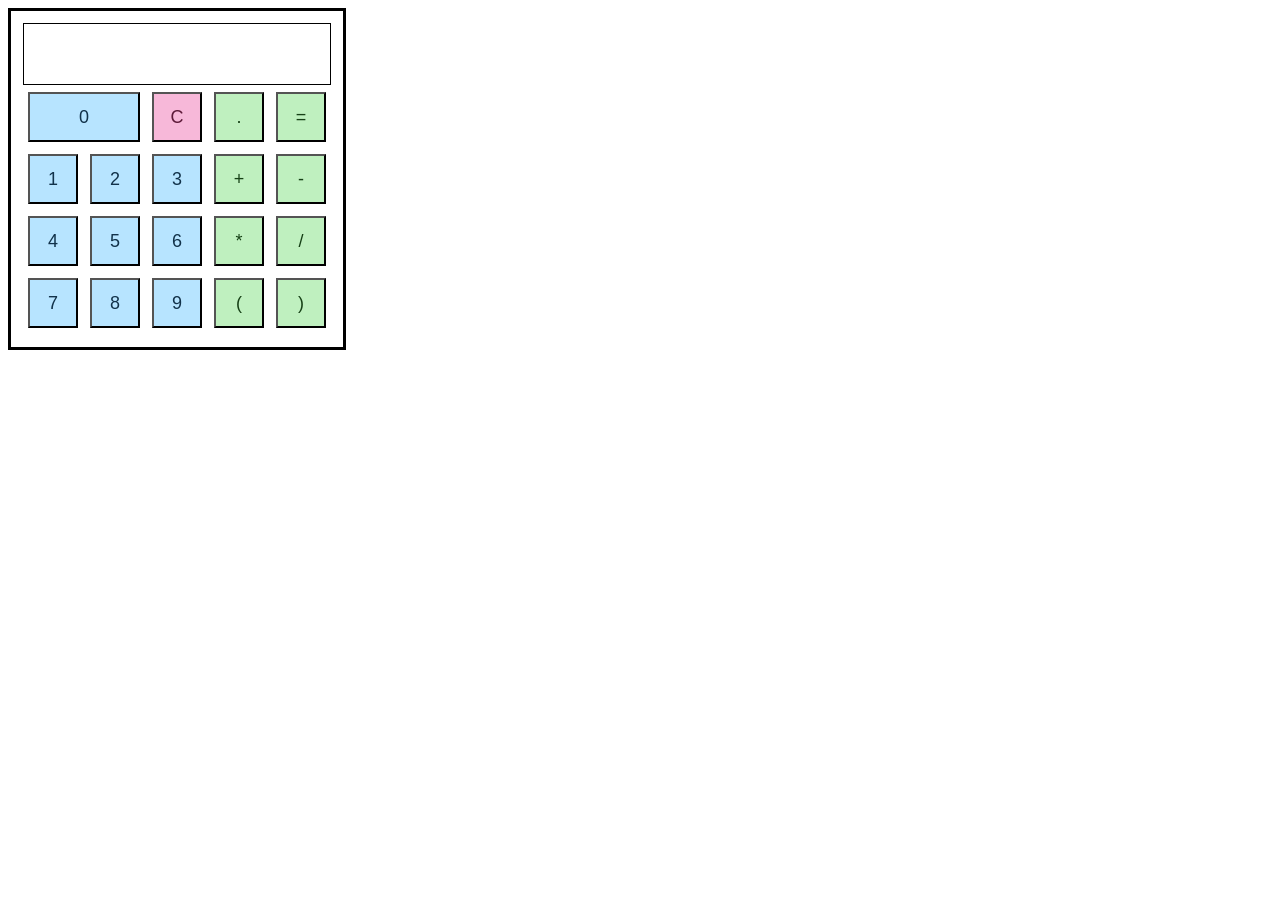
<file: new_version/calculator.html>
<!DOCTYPE html>
<html lang="en">

<head>
    <meta charset="utf-8" />
    <meta name="viewport" content="width=device-width, initial-scale=1" />
    <title>Calculator</title>
    <link rel="stylesheet" href="./style.css" />
</head>

<body>
    <div class="calculator-wrapper">
        <table class="calculator">
            <tbody>
                <tr>
                    <td colspan="5" class="screen">
                        <output id="input" aria-label="Calculation result" aria-live="polite"></output>
                    </td>
                </tr>
                <tr>
                    <td colspan="2"><button onclick="inputText('0');" aria-label="Number zero">0</button></td>
                    <td><button class="btn-control" onclick="clearText();" aria-label="Clear display">C</button></td>
                    <td><button class="btn-dot" onclick="inputText('.');" aria-label="Decimal point">.</button></td>
                    <td><button class="btn-equals" onclick="calculate();" aria-label="Calculate result">=</button></td>
                </tr>
                <tr>
                    <td><button onclick="inputText('1');" aria-label="Number one">1</button></td>
                    <td><button onclick="inputText('2');" aria-label="Number two">2</button></td>
                    <td><button onclick="inputText('3');" aria-label="Number three">3</button></td>
                    <td><button class="btn-operator" onclick="inputText('+');" aria-label="Addition operator">+</button>
                    </td>
                    <td><button class="btn-operator" onclick="inputText('-');"
                            aria-label="Subtraction operator">-</button></td>
                </tr>
                <tr>
                    <td><button onclick="inputText('4');" aria-label="Number four">4</button></td>
                    <td><button onclick="inputText('5');" aria-label="Number five">5</button></td>
                    <td><button onclick="inputText('6');" aria-label="Number six">6</button></td>
                    <td><button class="btn-multiply" onclick="inputText('*');"
                            aria-label="Multiplication operator">*</button></td>
                    <td><button class="btn-divide" onclick="inputText('/');" aria-label="Division operator">/</button>
                    </td>

                </tr>
                <tr>
                    <td><button onclick="inputText('7');" aria-label="Number seven">7</button></td>
                    <td><button onclick="inputText('8');" aria-label="Number eight">8</button></td>
                    <td><button onclick="inputText('9');" aria-label="Number nine">9</button></td>
                    <td><button class="btn-parenthesis" onclick="inputText('(');"
                            aria-label="Opening parenthesis">(</button>
                    </td>
                    <td><button class="btn-parenthesis" onclick="inputText(')');"
                            aria-label="Closing parenthesis">)</button>
                    </td>
                </tr>
                <tr>
                </tr>
            </tbody>
        </table>
    </div>
    <script src="./app.js"></script>
</body>

</html>
</file>
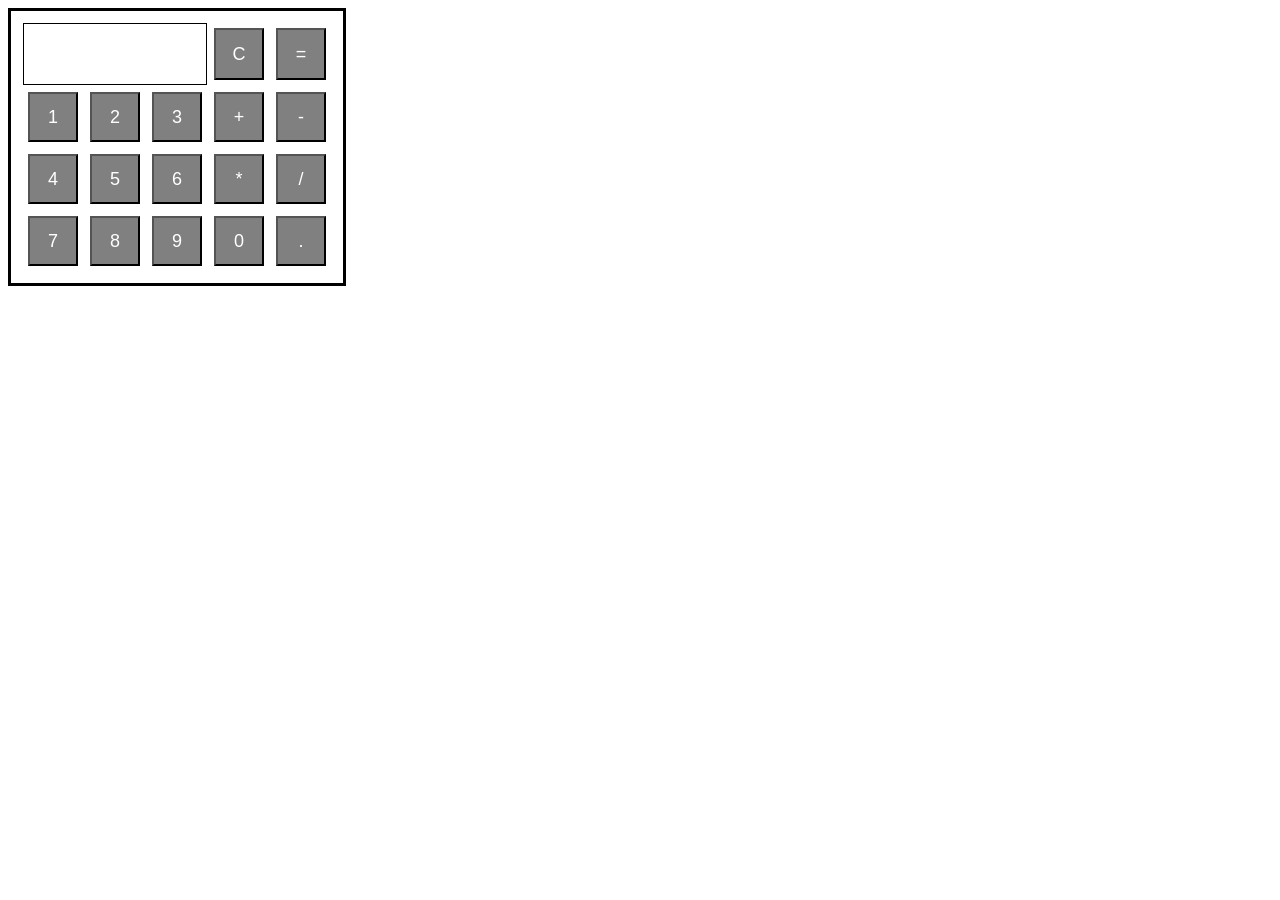
<file: old_version/HtmlPage1.html>
﻿<!DOCTYPE html>
<html>
<head>
    <meta charset="utf-8" />
    <title></title>
    <script>

        // 輸入相關

        function inputText(val) {
            var ele = document.getElementById('input');
            var ori = ele.innerHTML;
            ele.innerHTML = ori + val;
        }

        function clearText() {
            var ele = document.getElementById('input');
            ele.innerHTML = '';
        }

        // 驗証相關︰

        function verify(ori) {

            // 不能以 ./* 開頭
            if (startWithSymbol(ori)) {
                //alert('1');
                return false;
            }

            // 不能以 -+.*/ 結尾
            if (endWithSymbol(ori)) {
                //alert('2');
                return false;
            }

            // 不可以再有連續的 /* 或 「多於兩個」連續的 + -
            if (continuousSymbol(ori)) {
                //alert('3');
                return false;
            }

            // 一個數字不能多於2個小數點之類…
            var num_arr = getPureNumAry(ori); // 取只是數字的串列
            if (num_arr.length == 0 || !allNum(num_arr)) {
                //alert('4');
                return false;
            }

            return true;
        }

        function startWithSymbol(ori) {

            var re = new RegExp('^[\.|\/|\*]|^([+|-]){2,}');
            if (re.test(ori)) return true;
            else return false;

        }

        function endWithSymbol(ori) {

            var re = new RegExp('[\.|\/|\*|+|-]$');
            if (re.test(ori)) return true;
            else return false;

        }

        function continuousSymbol(ori) {

            var re = new RegExp('([\*|\/|.]{2,})|([+|-]){3,}');
            if (re.test(ori)) return true;
            else return false;
        }

        function getPureNumAry(ori) {

            var tmp = '';
            var ary = [];

            for (var i = 0; i < ori.length; i++) {

                if (i == (ori.length - 1)) {
                    tmp += ori[i];
                    ary.push(tmp);
                }
                else if ((isNaN(ori[i]) && ori[i] != '.')) {
                    ary.push(tmp);
                    tmp = '';
                }
                else {
                    tmp += ori[i];
                }

            }

            return ary;

        }

        function allNum(num_arr) {

            for (var i = 0; i < num_arr.length; i++)
                if (isNaN(num_arr[i]))
                    return false;

            return true;
        }

        // 計算相關︰

        function getNumAry(ori) { // 下方取帶正負的數字

            var tmp = '';
            var ary = [];
            var attach_sym = false;

            for (var i = 0; i < ori.length; i++) {

                // 是否視符號為數字的一部份

                if (i == 0 && isNaN(ori[i]))
                    attach_sym = true;
                else if ((ori.length > 2) && isNaN(ori[i - 1]) && isNaN(ori[i]))
                    attach_sym = true;
                else
                    attach_sym = false;

                if ( attach_sym || ori[i] == '.' ) { // 累加
                    tmp += ori[i];
                    continue;
                }

                //累加數字 或 推入 ary

                if (i == (ori.length - 1)) // 最後一個字必推
                {
                    tmp += ori[i];
                    ary.push(tmp);
                }
                else if (isNaN(ori[i]) && !attach_sym) // 不是累加符號的符號，就是正常+-*/ = 推
                {
                    ary.push(tmp);
                    tmp = '';
                }
                else if (!isNaN(ori[i])) { // 數字則累加
                    tmp += ori[i];
                }

            }

            return ary;

        }

        function getSymAry(ori) { // 取單一或連續符號的前者

            var ary = [];

            for (var i = 0; i < ori.length; i++) {

                if (i == 0)
                    continue;
                else if ((ori.length > 2) && (isNaN(ori[i - 1])) && (isNaN(ori[i])))
                    continue;
                else if (isNaN(ori[i]) && ori[i] != '.')
                    ary.push(ori[i]);
            }

            return ary;
        }

        function times_div(sym_arr, num_arr) {

            var ans = '';
            var tmp_former = num_arr[0];

            for (var i = 0; i < sym_arr.length; i++) {

                if ((i == sym_arr.length - 1) && (sym_arr[i] != '*' && sym_arr[i] != '/')) {
                    ans += tmp_former + sym_arr[i] + num_arr[i + 1];
                }
                else if ((i == sym_arr.length - 1) && (sym_arr[i] == '*')) {
                    ans += times(parseFloat(tmp_former), parseFloat(num_arr[i + 1])) + '';
                }
                else if ((i == sym_arr.length - 1) && (sym_arr[i] == '/')) {
                    ans += divide(parseFloat(tmp_former), parseFloat(num_arr[i + 1])) + '';
                }

                else if (sym_arr[i] != '*' && sym_arr[i] != '/') {
                    ans += tmp_former + sym_arr[i];
                    tmp_former = num_arr[i + 1];
                }
                else if (sym_arr[i] == '*') {
                    tmp_former = times(parseFloat(tmp_former), parseFloat(num_arr[i + 1])) + '';
                }
                else if (sym_arr[i] == '/') {
                    tmp_former = divide(parseFloat(tmp_former), parseFloat(num_arr[i + 1])) + '';
                }
            }

            return ans;
        }

        function add_min(sym_arr, num_arr) {



            var ans = num_arr[0];

            for (var i = 0; i < sym_arr.length; i++) {

                if (sym_arr[i] == '+') {
                    ans = add(parseFloat(ans), parseFloat(num_arr[i + 1])) + '';
                }
                else if (sym_arr[i] == '-') {
                    ans = mins(parseFloat(ans), parseFloat(num_arr[i + 1])) + '';
                }

            }

            return ans;
        }

        function times(a, b) {
            return parseFloat((a * b).toFixed(10));
        }

        function divide(a, b) {
            return parseFloat((a / b).toFixed(10));
        }

        function add(a, b) {
            return parseFloat((a + b).toFixed(10));
            //return a + b;
        }

        function mins(a, b) {
            return parseFloat((a - b).toFixed(10));
            //return a - b;
        }


        // 主要的計算相關步驟︰

        function calculate() {

            var ele = document.getElementById('input');
            var ori = ele.innerHTML;
            var ans = '';

            // 驗證
            if (!verify(ori)) {
                alert('輸入算式不正確 ! 請 Clear 再輸入');
                return;
            }

            // 先乘除
            var num_arr = getNumAry(ori);// 拆開數字﹑符號為不同串列
            var sym_arr = getSymAry(ori);

            if (sym_arr.length == 0 || num_arr.length == 0) 
                ans = ori;
            else
                ans = times_div(sym_arr, num_arr);

            // 後加減:
            num_arr = getNumAry(ans); // 拆開數字﹑符號為不同串列
            sym_arr = getSymAry(ans);

            if (sym_arr.length == 0 || num_arr.length == 0) 
                ans = ans;
            else
                ans = add_min(sym_arr, num_arr);

            ele.innerHTML = ans;

        }



    </script>
    <style>
        table {
            border: solid;
            padding: 10px 10px 10px 10px;
        }

        td {
            padding: 5px 5px 5px 5px;
            text-align: center;
            vertical-align: middle;
            width: 50px;
            height: 50px;
        }

        .screen {
            border: solid;
            border-width: 1px;
        }

        button {
            background-color: gray;
            font-size: large;
            color: white;
            height: 100%;
            width: 100%;
        }
    </style>
</head>
<body>
    <table>
        <tbody>
            <tr>
                <td colspan="3" class="screen">
                    <label id="input"></label>
                </td>
                <td>
                    <button onclick="clearText();">C</button>
                </td>
                <td>
                    <button onclick="calculate();">=</button>
                </td>
            </tr>
            <tr>
                <td><button onclick="inputText('1');">1</button></td>
                <td><button onclick="inputText('2');">2</button></td>
                <td><button onclick="inputText('3');">3</button></td>
                <td><button onclick="inputText('+');">+</button></td>
                <td><button onclick="inputText('-');">-</button></td>
            </tr>
            <tr>
                <td><button onclick="inputText('4');">4</button></td>
                <td><button onclick="inputText('5');">5</button></td>
                <td><button onclick="inputText('6');">6</button></td>
                <td><button onclick="inputText('*');">*</button></td>
                <td><button onclick="inputText('/');">/</button></td>
            </tr>
            <tr>
                <td><button onclick="inputText('7');">7</button></td>
                <td><button onclick="inputText('8');">8</button></td>
                <td><button onclick="inputText('9');">9</button></td>
                <td><button onclick="inputText('0');">0</button></td>
                <td><button onclick="inputText('.');">.</button></td>
            </tr>
        </tbody>
    </table>
</body>
</html>
</file>
<file: docs/style2.css>
/* -----------------------------------------------------------------------------
    Beginner map for this stylesheet:
    1) Design tokens (colors) in :root
    2) Page layout and panel shells
    3) Controls + mode guide styles
    4) Test result cards and status colors
    5) Responsive tweaks for small and wide screens
----------------------------------------------------------------------------- */

/* Design tokens: define reusable colors once, then reference with var(--name). */
:root {
    color-scheme: light;
    --bg: #f5f7fb;
    --panel: #ffffff;
    --ink: #1f2937;
    --muted: #5b6578;
    --ok: #15803d;
    --bad: #b91c1c;
    --accent: #0f766e;
    --line: #d9deea;
}

/* Border-box makes width/height include padding and border (easier sizing math). */
* {
    box-sizing: border-box;
}

/* Page-level look: remove default margin, set font, and paint layered soft background shapes. */
body {
    margin: 0;
    font-family: "Segoe UI", "Trebuchet MS", Verdana, sans-serif;
    color: var(--ink);
    background:
        radial-gradient(circle at 20% 10%, #dbeafe 0%, transparent 35%),
        radial-gradient(circle at 80% 0%, #ccfbf1 0%, transparent 30%),
        var(--bg);
    min-height: 100vh;
    padding: 20px;
}

/* Main content wrapper: one-column grid centered on the page. */
.layout {
    max-width: 1100px;
    margin: 0 auto;
    display: grid;
    grid-template-columns: 1fr;
    gap: 16px;
}

/* Reusable card shell used for each major panel. */
.panel {
    background: var(--panel);
    border: 1px solid var(--line);
    border-radius: 14px;
    box-shadow: 0 10px 26px rgba(16, 24, 40, 0.08);
    overflow: hidden;
}

/* Panel heading row uses flex so title and actions align neatly and can wrap on small screens. */
.panel-head {
    padding: 14px 16px;
    border-bottom: 1px solid var(--line);
    display: flex;
    gap: 10px;
    align-items: center;
    justify-content: space-between;
    flex-wrap: wrap;
}

/* clamp(min, preferred, max) keeps heading size responsive without media queries. */
h1 {
    margin: 0;
    font-size: clamp(1rem, 2.1vw, 1.3rem);
    letter-spacing: 0.2px;
}

h2 {
    margin: 0;
    font-size: 0.95rem;
    font-weight: 600;
    color: var(--muted);
    text-transform: uppercase;
    letter-spacing: 0.5px;
}

.head-actions {
    display: flex;
    align-items: center;
    gap: 10px;
    flex-wrap: wrap;
}

/* Form control styling for the mode dropdown. */
.mode-select {
    border: 1px solid var(--line);
    border-radius: 10px;
    padding: 10px 12px;
    background: #ffffff;
    color: var(--ink);
    font-weight: 600;
    font-size: 0.92rem;
}

/* Shared button style (used by the run button). */
button {
    border: 0;
    border-radius: 10px;
    padding: 10px 14px;
    font-weight: 600;
    background: var(--accent);
    color: #fff;
    cursor: pointer;
}

/* Disabled state gives visual feedback that interaction is temporarily blocked. */
button:disabled {
    opacity: 0.6;
    cursor: not-allowed;
}

.status {
    font-size: 0.92rem;
    color: var(--muted);
    min-height: 20px;
}

/* Generic spacing container used inside each panel body. */
.content {
    padding: 16px;
    display: grid;
    gap: 14px;
}

/* Mode guide block (the explainer section above tests). */
.mode-guide {
    border: 1px solid var(--line);
    border-radius: 12px;
    background: #f7fbff;
    padding: 12px;
}

.mode-guide-details {
    display: grid;
    gap: 8px;
}

.mode-guide-summary {
    cursor: pointer;
    font-size: 0.94rem;
    font-weight: 700;
    color: #0f4c5c;
}

/* Compare list uses grid + small gap for clean vertical rhythm. */
.mode-compare-list {
    margin: 0;
    padding-left: 18px;
    display: grid;
    gap: 4px;
    color: var(--ink);
    font-size: 0.9rem;
    line-height: 1.45;
}

.mode-compare-list strong {
    color: #0f4c5c;
}

.mode-guide-title {
    margin: 0;
    font-size: 0.96rem;
    font-weight: 700;
    color: #0f4c5c;
}

.mode-guide-copy {
    margin: 0;
    font-size: 0.9rem;
    color: var(--muted);
    line-height: 1.45;
}

.mode-guide-subtitle {
    margin: 6px 0 0;
    font-size: 0.92rem;
    font-weight: 700;
    color: var(--ink);
}

.mode-guide-list {
    margin: 0;
    padding-left: 18px;
    display: grid;
    gap: 4px;
    color: var(--ink);
    font-size: 0.9rem;
}

.mode-guide-tip {
    margin: 0;
    font-size: 0.88rem;
    color: var(--muted);
    line-height: 1.45;
}

/* Keep the iframe invisible: it is only used as a test target, not as visible UI. */
iframe {
    display: none;
}

/* Result list and history use grid for simple stacked spacing between cards. */
.result-list {
    list-style: none;
    margin: 0;
    padding: 0;
    display: grid;
    gap: 10px;
}

.reports-history {
    display: grid;
    gap: 12px;
}

/* Run report card wraps one full test run (summary + details). */
.run-report {
    border: 1px solid var(--line);
    border-radius: 12px;
    background: #f9fbff;
    padding: 8px 10px;
}

.run-report summary {
    cursor: pointer;
    color: #0f4c5c;
    font-weight: 700;
    font-size: 0.94rem;
}

.run-report-meta {
    margin: 8px 0 10px;
    color: var(--muted);
    font-size: 0.88rem;
    line-height: 1.4;
}

/* Individual test result card. */
.result-item {
    border: 1px solid var(--line);
    border-radius: 12px;
    background: #fcfeff;
    padding: 12px;
}

/* Top row inside a result card: title block on left, pass/fail badge on right. */
.result-top {
    display: flex;
    gap: 10px;
    justify-content: space-between;
    align-items: flex-start;
    flex-wrap: wrap;
}

.result-title {
    margin: 0;
    font-size: 0.98rem;
    font-weight: 700;
}

.result-category {
    margin: 4px 0 0;
    font-size: 0.87rem;
    color: var(--muted);
}

.result-badge {
    border-radius: 999px;
    padding: 4px 10px;
    font-size: 0.82rem;
    font-weight: 700;
    border: 1px solid transparent;
}

/* Semantic state colors: green for pass, red for fail. */
.result-badge-pass {
    color: var(--ok);
    background: #ecfdf3;
    border-color: #bbf7d0;
}

.result-badge-fail {
    color: var(--bad);
    background: #fff1f2;
    border-color: #fecdd3;
}

.result-details {
    margin: 8px 0 0;
    font-size: 0.9rem;
    color: var(--muted);
}

/* Extra explain area shown in each result card. */
.result-explain {
    margin-top: 10px;
    border: 1px dashed var(--line);
    border-radius: 10px;
    padding: 8px 10px;
    background: #f7fbff;
}

.result-explain summary {
    cursor: pointer;
    color: #0f4c5c;
    font-weight: 700;
}

.result-explain p {
    margin: 8px 0 0;
    font-size: 0.9rem;
    line-height: 1.45;
}

.legend {
    margin: 0;
    color: var(--muted);
    font-size: 0.9rem;
}

/* Utility text colors used in summary labels. */
.pass {
    color: var(--ok);
    font-weight: 700;
}

.fail {
    color: var(--bad);
    font-weight: 700;
}

.summary {
    font-weight: 700;
}

.category-summary {
    font-size: 0.9rem;
    color: var(--muted);
    margin-top: 4px;
}

.small {
    color: var(--muted);
    font-size: 0.9rem;
}

/* Mobile-first adjustment: reduce spacing/text size for narrow screens. */
@media (max-width: 700px) {
    body {
        padding: 12px;
    }

    .result-item {
        padding: 10px;
    }

    .result-title {
        font-size: 0.94rem;
    }
}

/* Wide-screen enhancement: split mode guide list into two columns for easier scanning. */
@media (min-width: 900px) {
    .mode-guide-list {
        columns: 2;
        column-gap: 18px;
    }
}
</file>
<file: docs/style.css>
/*
 Beginner guide for this stylesheet:
 - Define reusable theme colors in :root.
 - Build the page layout using CSS Grid.
 - Style calculator parts (screen, keys, manual panel).
 - Add interactive states (hover/focus/active).
 - Adapt layout for smaller screens with media queries.

 Cooperation with app.js (important beginner concept):
 - app.js writes live expression/result text into #input.
 - app.js adds/removes "manual-tests-collapsed" on .calculator-page.
 - This stylesheet reacts to that class to switch normal/collapsed layouts.
 - In collapsed desktop mode, this stylesheet turns summary text vertical.
*/

/*
 Global theme variables.
 You can reuse these with var(--name) instead of repeating color values.
*/
:root {
	/* Page background tone */
	--bg: #f6f8fc;
	/* Main text color */
	--ink: #1b2a3a;
	/* Border and divider color */
	--line: #ccd7e7;
	/* Card/panel surface color */
	--panel: #ffffff;
	/* Secondary text color */
	--muted: #4e5f73;
}

/*
 Apply border-box sizing everywhere.
 Width/height now include padding and border, which is easier for layout math.
*/
* {
	box-sizing: border-box;
}

/*
 Page shell:
 - Center everything on screen.
 - Paint soft decorative gradients behind the calculator.
*/
body {
	margin: 0;
	font-family: "Segoe UI", "Trebuchet MS", Verdana, sans-serif;
	color: var(--ink);
	background:
		radial-gradient(circle at 14% 8%, #dbeafe 0%, transparent 32%),
		radial-gradient(circle at 88% 2%, #dcfce7 0%, transparent 28%),
		var(--bg);
	min-height: 100vh;
	display: grid;
	place-items: center;
	padding: 18px;
}

/*
 Main two-column layout:
 - Left: calculator
 - Right: manual tests panel
*/
.calculator-page {
	width: min(980px, 100%);
	display: grid;
	grid-template-columns: minmax(320px, 430px) minmax(280px, 1fr);
	gap: 18px;
	align-items: start;
}

/*
 Alternate layout when manual test panel is collapsed.
 The second column shrinks to a slim vertical tab.
 app.js syncManualTestsPanelLayout() controls when this class appears.
*/
.calculator-page.manual-tests-collapsed {
	grid-template-columns: minmax(320px, 430px) 58px;
	gap: 10px;
	justify-content: center;
}

/* Outer card around the calculator table */
.calculator-wrapper {
	background: var(--panel);
	border: 1px solid var(--line);
	border-radius: 14px;
	box-shadow: 0 12px 28px rgba(15, 23, 42, 0.1);
	padding: 14px;
}

/* Calculator key grid container */
table {
	width: 100%;
	border: 1px solid #9fb0c6;
	border-radius: 10px;
	padding: 10px;
	background: #f7fbff;
}

/* Each calculator cell (one button slot) */
td {
	padding: 5px;
	text-align: center;
	vertical-align: middle;
	width: 52px;
	height: 52px;
}

/* Display area frame */
.screen {
	border: 1px solid #a8b8cc;
	border-radius: 8px;
	background: #ffffff;
	padding: 6px 8px;
	height: 66px;
}

/*
 The expression text on the calculator display.
 word-break lets long expressions wrap instead of overflowing.
 app.js inputText(), clearText(), deleteLastChar(), and calculate() all write here.
*/
#input {
	display: block;
	min-height: 100%;
	text-align: right;
	font-size: 1.45rem;
	line-height: 1.9;
	word-break: break-all;
}

/* Base button style shared by all keys */
button {
	background-color: #b7e4ff;
	font-size: 1.1rem;
	font-weight: 700;
	color: #12324a;
	border: 1px solid #8dc4e5;
	border-radius: 8px;
	height: 100%;
	width: 100%;
	cursor: pointer;
	transition: transform 0.1s ease, filter 0.15s ease;
}

/*
 Visual feedback:
 - hover/focus-visible: slight brightness change
 - focus-visible helps keyboard users see where focus is
*/
button:hover,
button:focus-visible {
	filter: brightness(0.97);
}

/* Pressed state for a tactile button feel */
button:active {
	transform: translateY(1px);
}

/*
 Group styles for operator-like keys.
 These class names come from calculator.html button classes.
*/
.btn-operator,
.btn-multiply,
.btn-divide,
.btn-parenthesis,
.btn-equals,
.btn-dot {
	background-color: #bff0bf;
	color: #164016;
	border-color: #9bd49b;
}

/* Control keys like C / backspace */
.btn-control {
	background-color: #f7b8d9;
	color: #5c1938;
	border-color: #e79bc4;
}

/* Right-side panel wrapper */
.manual-tests-panel {
	align-self: stretch;
	display: flex;
}

/* Let details panel fill available width */
.manual-tests-panel .manual-tests {
	width: 100%;
}

/* Manual test details card */
.manual-tests {
	margin: 0;
	background: #fffdf8;
	border: 1px solid var(--line);
	border-radius: 14px;
	box-shadow: 0 12px 28px rgba(15, 23, 42, 0.08);
	padding: 12px 14px;
}

/*
 The clickable title line of the <details> panel.
 When this summary toggles the details open/closed, app.js listens to that
 "toggle" event and updates .calculator-page class names.
*/
.manual-tests > summary {
	cursor: pointer;
	font-weight: 800;
	font-size: 1rem;
	color: #153650;
	list-style-position: inside;
}

/*
 Add spacing only when panel is open.
 "open" is a built-in <details> state managed by the browser.
 app.js reads the same state to decide collapsed vs normal layout class.
*/
.manual-tests[open] > summary {
	margin-bottom: 10px;
}

/* Paragraph text inside the manual panel */
.manual-tests p {
	margin: 0 0 10px;
	color: var(--muted);
	line-height: 1.45;
}

/* Bullet list styles inside the manual panel */
.manual-tests ul {
	margin: 0;
	padding-left: 20px;
	color: var(--muted);
	line-height: 1.45;
}

/* Add vertical spacing between list items, except before the first one */
.manual-tests li + li {
	margin-top: 7px;
}

/* Inline code sample style (for keyboard shortcuts/math examples) */
.manual-tests code {
	background: #f2f4f7;
	border: 1px solid #e4e7ec;
	border-radius: 6px;
	padding: 1px 5px;
	color: #0f172a;
	font-family: "Consolas", "Courier New", monospace;
	font-size: 0.95em;
}

/*
 Collapsed mode: keep the panel as a slim side strip.
 This block activates only when app.js adds .manual-tests-collapsed.
*/
.calculator-page.manual-tests-collapsed .manual-tests-panel {
	width: 58px;
}

/* Center summary text when collapsed */
.calculator-page.manual-tests-collapsed .manual-tests {
	padding: 10px 6px;
	min-height: 250px;
	display: flex;
	align-items: center;
	justify-content: center;
}

/*
 Vertical summary label in collapsed desktop mode.
 - writing-mode makes text flow vertically
 - rotate(180deg) flips the direction for this right-side panel position
*/
.calculator-page.manual-tests-collapsed .manual-tests > summary {
	margin: 0;
	list-style: none;
	writing-mode: vertical-rl;
	text-orientation: mixed;
	transform: rotate(180deg);
	line-height: 1.1;
}

/* Hide default marker for cleaner vertical label */
.calculator-page.manual-tests-collapsed .manual-tests > summary::-webkit-details-marker {
	display: none;
}

/*
 Tablet/small laptop behavior:
 stack calculator and manual panel into one column.
 Even if app.js keeps .manual-tests-collapsed, these rules neutralize
 the vertical-label desktop treatment for easier small-screen reading.
*/
@media (max-width: 860px) {
	.calculator-page {
		grid-template-columns: 1fr;
		gap: 14px;
	}

	.calculator-page.manual-tests-collapsed {
		grid-template-columns: 1fr;
		gap: 14px;
	}

	.calculator-page.manual-tests-collapsed .manual-tests-panel {
		width: 100%;
	}

	.calculator-page.manual-tests-collapsed .manual-tests {
		min-height: 0;
		padding: 12px 14px;
		display: block;
	}

	.calculator-page.manual-tests-collapsed .manual-tests > summary {
		list-style-position: inside;
		writing-mode: horizontal-tb;
		text-orientation: mixed;
		transform: none;
		line-height: normal;
	}

	.calculator-page.manual-tests-collapsed .manual-tests > summary::-webkit-details-marker {
		display: inline-block;
	}
}

/*
 Phone behavior:
 reduce padding and key/display sizes for small screens.
*/
@media (max-width: 520px) {
	body {
		padding: 12px;
	}

	td {
		width: 46px;
		height: 46px;
	}

	#input {
		font-size: 1.25rem;
	}
}
</file>
<file: new_version/style.css>
table {
	border: solid;
	padding: 10px 10px 10px 10px;
}

td {
	padding: 5px 5px 5px 5px;
	text-align: center;
	vertical-align: middle;
	width: 50px;
	height: 50px;
}

.screen {
	border: solid;
	border-width: 1px;
}

button {
	background-color: #b7e4ff;
	font-size: large;
	color: #12324a;
	height: 100%;
	width: 100%;
}

.btn-operator,
.btn-multiply,
.btn-divide,
.btn-parenthesis,
.btn-equals,
.btn-dot {
	background-color: #bff0bf;
	color: #164016;
}

.btn-control {
	background-color: #f7b8d9;
	color: #5c1938;
}
</file>
